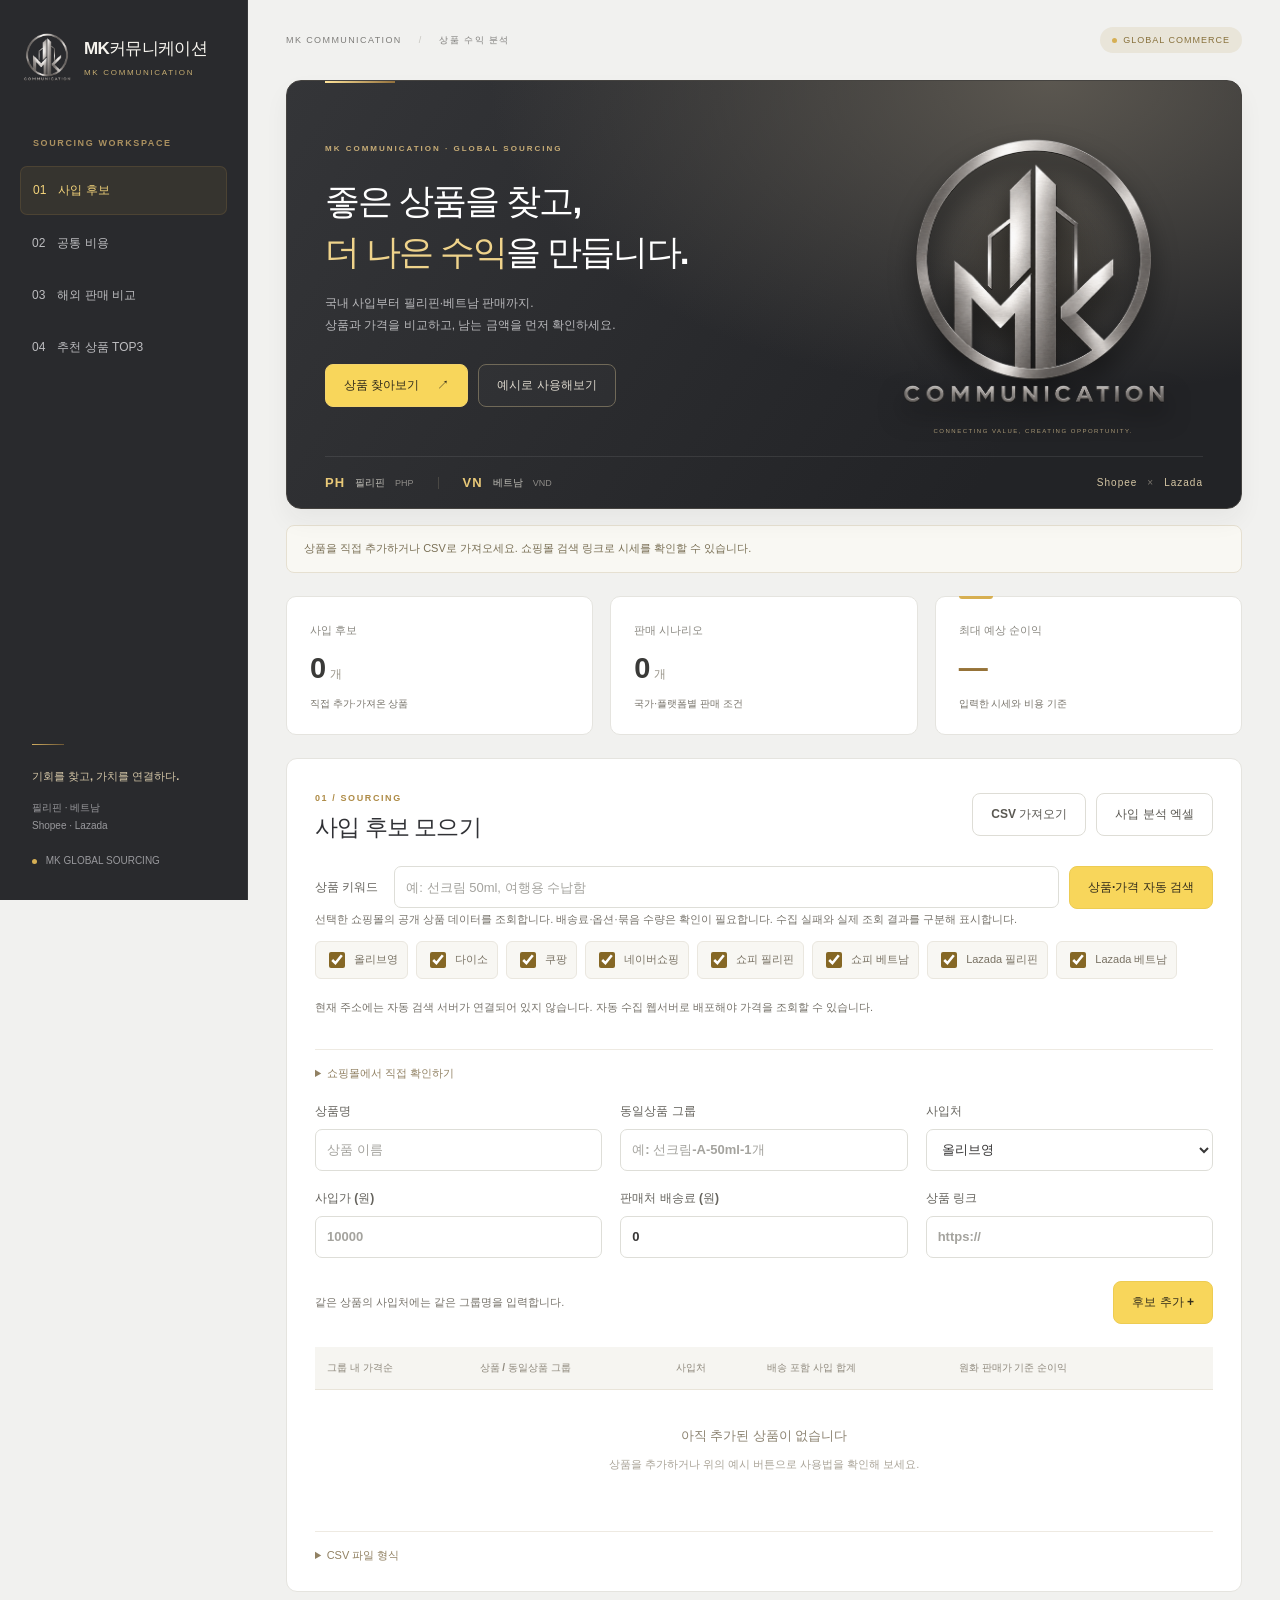
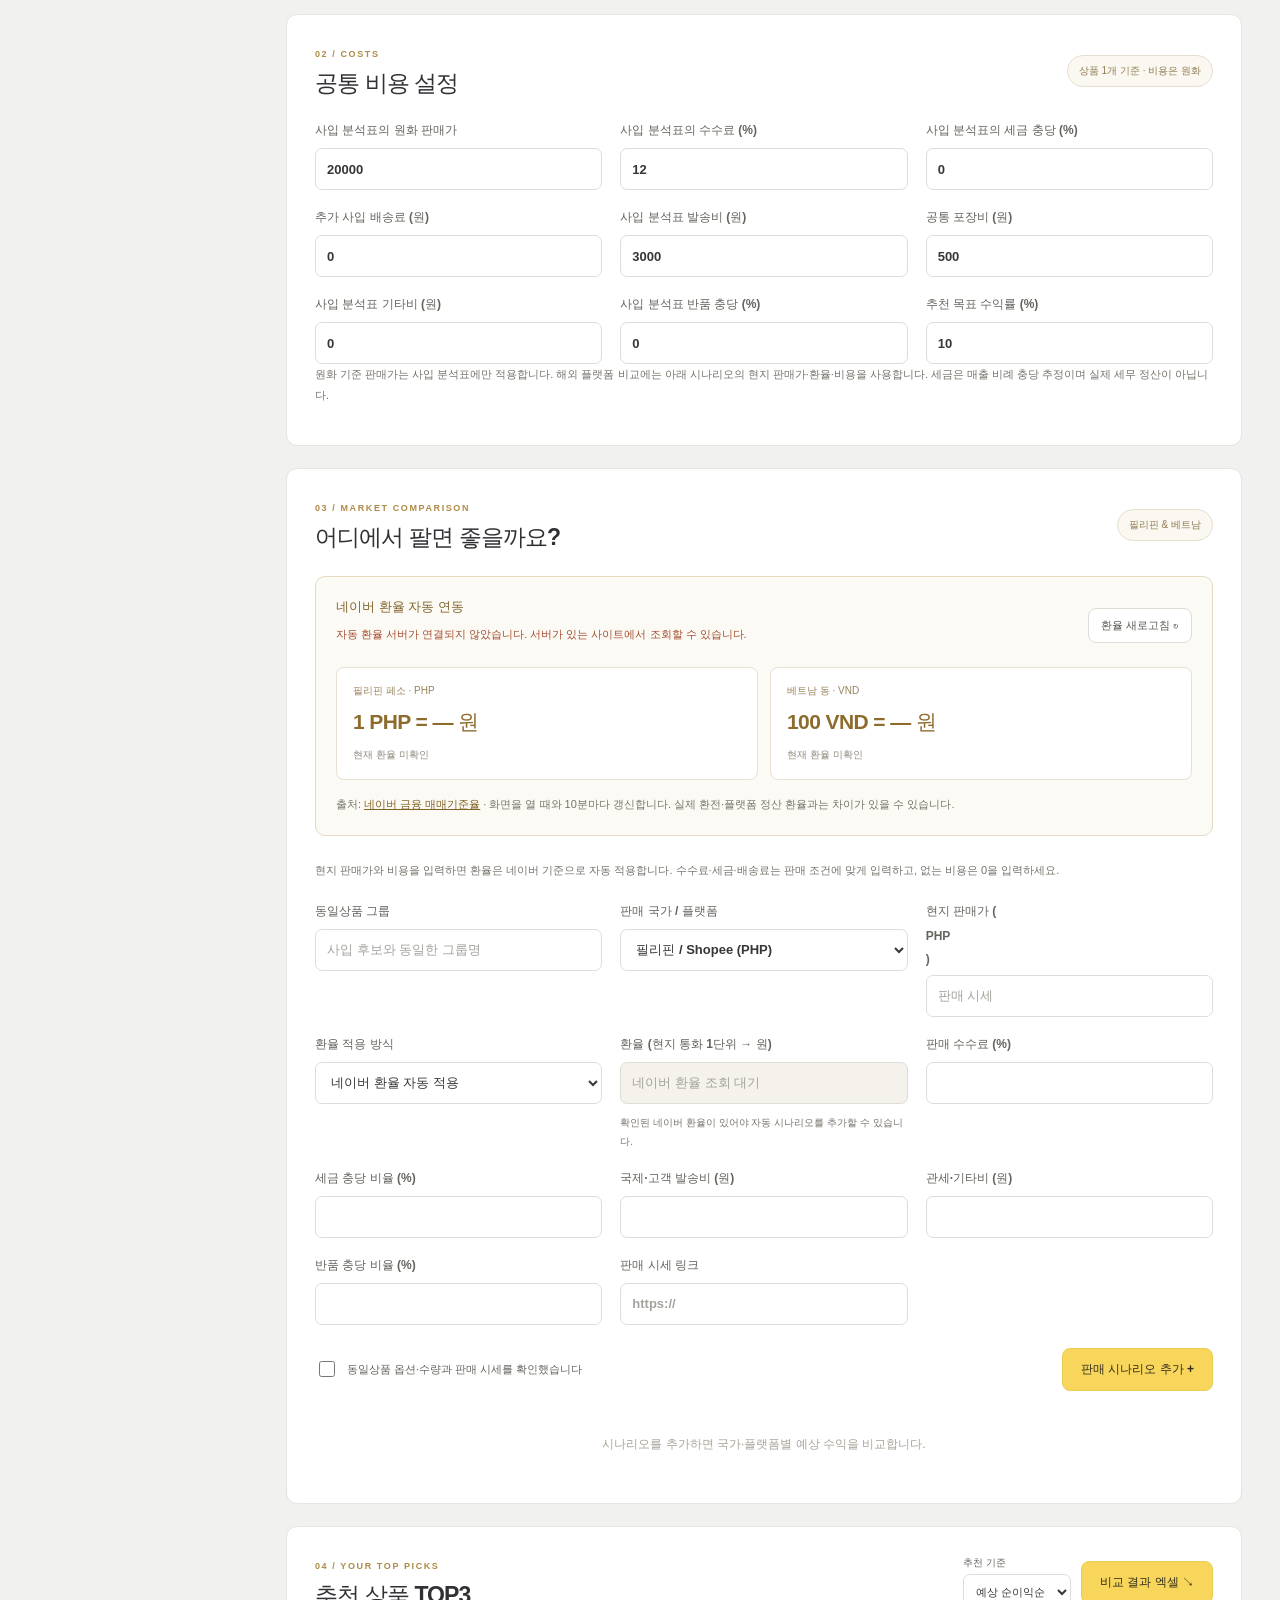
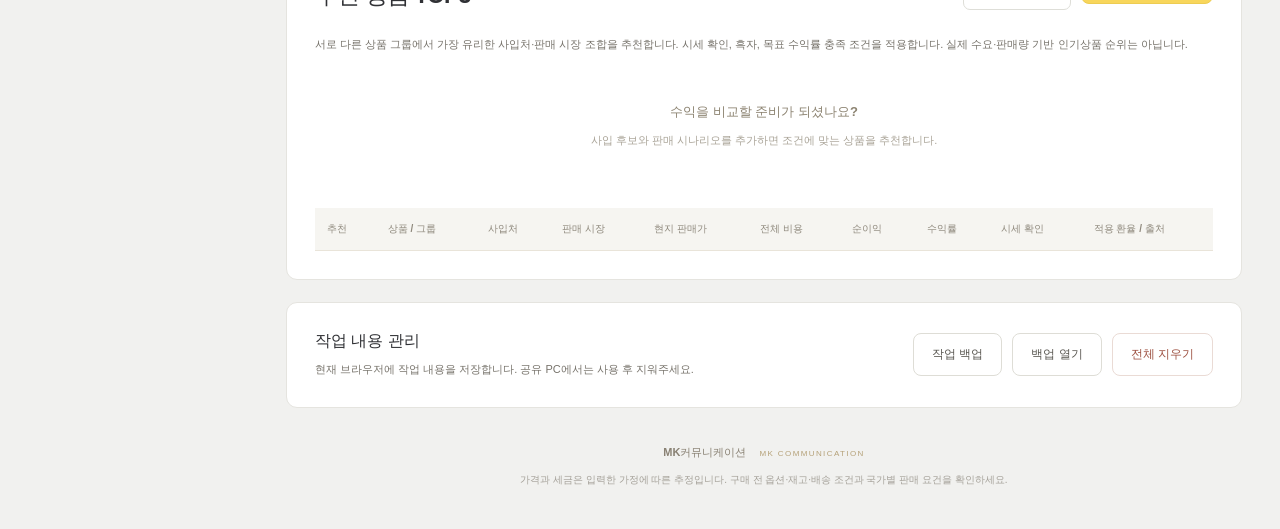
<file: index.html>
<!doctype html>
<html lang="ko">
<head>
  <meta charset="utf-8">
  <meta name="viewport" content="width=device-width,initial-scale=1">
  <meta name="description" content="MK커뮤니케이션의 글로벌 사입·판매 분석. 국내 상품 검색부터 필리핀·베트남 수익 비교, 추천 TOP3와 엑셀 정리까지.">
  <meta name="theme-color" content="#28292c">
  <title>MK커뮤니케이션 · 글로벌 소싱</title>
  <link rel="icon" href="assets/mk-logo.png" type="image/png">
  <link rel="stylesheet" href="styles.css">
  <script defer src="core.js"></script>
  <script defer src="xlsx.js"></script>
  <script defer src="fx.js"></script>
  <script defer src="config.js"></script>
  <script defer src="site.js"></script>
</head>
<body data-app="mk-sourcing">
<aside class="sidebar">
  <a class="brand" href="#home" aria-label="MK커뮤니케이션 홈"><img class="brand-icon" src="assets/mk-logo.png" alt="MK 로고" width="56" height="56"><span>MK커뮤니케이션<small>MK COMMUNICATION</small></span></a>
  <span class="nav-label">SOURCING WORKSPACE</span>
  <nav aria-label="주요 메뉴"><a href="#products">01　사입 후보</a><a href="#costs">02　공통 비용</a><a href="#markets">03　해외 판매 비교</a><a href="#recommendations">04　추천 상품 TOP3</a></nav>
  <div class="sidebar-note"><span class="sidebar-line"></span><strong>기회를 찾고, 가치를 연결하다.</strong><p>필리핀 · 베트남<br>Shopee · Lazada</p><span class="dot"></span> MK GLOBAL SOURCING</div>
</aside>
<main id="home">
  <header><span class="breadcrumb">MK COMMUNICATION <span>/</span> 상품 수익 분석</span><span class="status-pill"><span class="dot"></span> GLOBAL COMMERCE</span></header>
  <section class="hero">
    <div class="hero-copy"><span class="eyebrow">MK COMMUNICATION · GLOBAL SOURCING</span><h1>좋은 상품을 찾고,<br><em>더 나은 수익</em>을 만듭니다.</h1><p>국내 사입부터 필리핀·베트남 판매까지.<br>상품과 가격을 비교하고, 남는 금액을 먼저 확인하세요.</p><div class="actions"><a class="button" href="#products">상품 찾아보기 <span>↗</span></a><button id="demo" class="secondary">예시로 사용해보기</button></div></div>
    <div class="hero-brand" aria-hidden="true"><div class="logo-stage"><img src="assets/mk-logo.png" alt="" width="340" height="340"></div><span class="hero-signature">CONNECTING VALUE, CREATING OPPORTUNITY.</span></div>
    <div class="hero-markets"><span><b>PH</b> 필리핀 <small>PHP</small></span><i></i><span><b>VN</b> 베트남 <small>VND</small></span><span class="market-platforms">Shopee <span>×</span> Lazada</span></div>
  </section>
  <div id="startup" class="notice">화면을 준비하고 있습니다. 안내가 계속 표시되면 새로고침해 주세요.</div>
  <div id="demo-banner" class="notice warning" hidden><strong>예시 데이터입니다.</strong> 표시된 상품·시세·환율·수수료는 기능 설명용이며 실제 가격이 아닙니다. 실제 분석 전 목록을 비워주세요.</div>
  <div id="message" class="notice" role="status" aria-live="polite">상품을 직접 추가하거나 CSV로 가져오세요. 쇼핑몰 검색 링크로 시세를 확인할 수 있습니다.</div>
  <div class="stats"><div><span>사입 후보</span><strong id="stat-count">0<small>개</small></strong><small>직접 추가·가져온 상품</small></div><div><span>판매 시나리오</span><strong id="stat-offers">0<small>개</small></strong><small>국가·플랫폼별 판매 조건</small></div><div><span>최대 예상 순이익</span><strong id="stat-profit">—</strong><small>입력한 시세와 비용 기준</small></div></div>

  <section id="products" class="panel">
    <div class="section-head"><div><span class="step">01 / SOURCING</span><h2>사입 후보 모으기</h2></div><div class="actions"><label class="button secondary file-button" for="csv-file">CSV 가져오기<input id="csv-file" type="file" accept=".csv,text/csv"></label><button id="product-export" class="secondary">사입 분석 엑셀</button></div></div>
    <div class="search-row"><label class="search-label" for="keyword">상품 키워드</label><input id="keyword" placeholder="예: 선크림 50ml, 여행용 수납함"><button id="search">상품·가격 자동 검색</button></div>
    <p class="hint">선택한 쇼핑몰의 공개 상품 데이터를 조회합니다. 배송료·옵션·묶음 수량은 확인이 필요합니다. 수집 실패와 실제 조회 결과를 구분해 표시합니다.</p>
    <div id="source-picker" class="search-links" aria-label="자동 검색 쇼핑몰"></div>
    <p id="collector-message" class="hint" role="status">자동 검색을 준비하고 있습니다.</p><div id="source-status" class="search-links"></div>
    <div class="table-wrap" id="collected-table" hidden><table><thead><tr><th>상품</th><th>출처 / 국가</th><th>조회 가격</th><th>배송료</th><th>조회 시각</th><th>계산에 사용</th></tr></thead><tbody id="collected-results"></tbody></table></div>
    <details><summary>쇼핑몰에서 직접 확인하기</summary><div id="search-links" class="search-links"></div></details>
    <form id="product-form"><p id="acquired-meta" class="hint"></p><div class="fields"><label>상품명 <input id="product-title" required maxlength="2000" placeholder="상품 이름"></label><label>동일상품 그룹 <input id="product-group" required maxlength="100" placeholder="예: 선크림-A-50ml-1개" list="groups"></label><label>사입처 <select id="product-source"><option>올리브영</option><option>다이소</option><option>쿠팡</option><option>네이버쇼핑</option><option>기타</option></select></label><label>사입가 (원) <input id="product-price" required type="number" min="0" step="any" placeholder="10000"></label><label>판매처 배송료 (원) <input id="product-shipping" required type="number" min="0" step="any" value="0"></label><label>상품 링크 <input id="product-url" type="url" placeholder="https://"></label></div><div class="form-end"><span class="hint">같은 상품의 사입처에는 같은 그룹명을 입력합니다.</span><button type="submit">후보 추가 +</button></div></form>
    <div class="table-wrap"><table><thead><tr><th>그룹 내 가격순</th><th>상품 / 동일상품 그룹</th><th>사입처</th><th>배송 포함 사입 합계</th><th>원화 판매가 기준 순이익</th><th></th></tr></thead><tbody id="product-results"></tbody></table><div id="products-empty" class="empty"><strong>아직 추가된 상품이 없습니다</strong><p>상품을 추가하거나 위의 예시 버튼으로 사용법을 확인해 보세요.</p></div></div>
    <details><summary>CSV 파일 형식</summary><p class="hint">UTF-8 CSV · 필수 열 title, price · 선택 열 source, shipping, group, url. 플랫폼 비교에는 group이 필요합니다. 최대 1,000개.</p><code>title,price,source,shipping,group,url</code><p><button id="csv-sample" class="secondary">빈 CSV 양식 받기</button></p></details>
  </section>

  <section id="costs" class="panel"><div class="section-head"><div><span class="step">02 / COSTS</span><h2>공통 비용 설정</h2></div><span class="tag">상품 1개 기준 · 비용은 원화</span></div><div id="common-fields" class="fields"></div><p class="hint">원화 기준 판매가는 사입 분석표에만 적용합니다. 해외 플랫폼 비교에는 아래 시나리오의 현지 판매가·환율·비용을 사용합니다. 세금은 매출 비례 충당 추정이며 실제 세무 정산이 아닙니다.</p></section>

  <section id="markets" class="panel"><div class="section-head"><div><span class="step">03 / MARKET COMPARISON</span><h2>어디에서 팔면 좋을까요?</h2></div><span class="tag">필리핀 & 베트남</span></div>
    <div class="fx-panel"><div class="fx-heading"><div><strong>네이버 환율 자동 연동</strong><p id="fx-status" class="hint" role="status">환율 연결을 준비하고 있습니다.</p></div><button id="fx-refresh" class="secondary" type="button">환율 새로고침 ↻</button></div><div class="fx-cards"><div><span>필리핀 페소 · PHP</span><strong id="fx-php-value">1 PHP = — 원</strong><small id="fx-php-time">조회 대기</small></div><div><span>베트남 동 · VND</span><strong id="fx-vnd-value">100 VND = — 원</strong><small id="fx-vnd-time">계산에는 1 VND당 원화 환율을 적용합니다.</small></div></div><p class="hint">출처: <a href="https://finance.naver.com/marketindex/exchangeList.naver" target="_blank" rel="noopener noreferrer">네이버 금융 매매기준율</a> · 화면을 열 때와 10분마다 갱신합니다. 실제 환전·플랫폼 정산 환율과는 차이가 있을 수 있습니다.</p></div>
    <p class="hint">현지 판매가와 비용을 입력하면 환율은 네이버 기준으로 자동 적용합니다. 수수료·세금·배송료는 판매 조건에 맞게 입력하고, 없는 비용은 0을 입력하세요.</p>
    <form id="offer-form"><div class="fields"><label>동일상품 그룹 <input id="offer-group" required maxlength="100" list="groups" placeholder="사입 후보와 동일한 그룹명"></label><label>판매 국가 / 플랫폼 <select id="offer-market"></select></label><label>현지 판매가 (<span id="currency-label">PHP</span>) <input id="offer-sale_price" required type="number" min="0" step="any" placeholder="판매 시세"></label><label>환율 적용 방식 <select id="fx-mode"><option value="naver">네이버 환율 자동 적용</option><option value="manual">환율 직접 입력</option></select></label><label>환율 (현지 통화 1단위 → 원) <input id="offer-exchange_rate" required readonly type="number" min="0.000000001" step="any" placeholder="네이버 환율 조회 대기"><small id="fx-input-note" class="hint"></small></label><label>판매 수수료 (%) <input id="offer-fee_pct" required type="number" min="0" max="100" step="any"></label><label>세금 충당 비율 (%) <input id="offer-tax_pct" required type="number" min="0" max="100" step="any"></label><label>국제·고객 발송비 (원) <input id="offer-outbound_shipping" required type="number" min="0" step="any"></label><label>관세·기타비 (원) <input id="offer-other_cost" required type="number" min="0" step="any"></label><label>반품 충당 비율 (%) <input id="offer-refund_pct" required type="number" min="0" max="100" step="any"></label><label>판매 시세 링크 <input id="offer-sale_url" type="url" placeholder="https://"></label></div><div class="form-end"><label class="checkbox"><input id="offer-confirmed" type="checkbox"> 동일상품 옵션·수량과 판매 시세를 확인했습니다</label><button type="submit">판매 시나리오 추가 +</button></div></form>
    <div id="offer-list" class="offer-list"></div><div id="offers-empty" class="empty small-empty">시나리오를 추가하면 국가·플랫폼별 예상 수익을 비교합니다.</div>
  </section>

  <section id="recommendations" class="panel"><div class="section-head"><div><span class="step">04 / YOUR TOP PICKS</span><h2>추천 상품 TOP3</h2></div><div class="actions"><label class="compact-label">추천 기준<select id="metric"><option value="profit">예상 순이익순</option><option value="roi_pct">예상 수익률순</option></select></label><button id="comparison-export">비교 결과 엑셀 ↘</button></div></div><p class="hint">서로 다른 상품 그룹에서 가장 유리한 사입처·판매 시장 조합을 추천합니다. 시세 확인, 흑자, 목표 수익률 충족 조건을 적용합니다. 실제 수요·판매량 기반 인기상품 순위는 아닙니다.</p><div id="top3" class="top3"></div><div id="recommendations-empty" class="empty"><strong>수익을 비교할 준비가 되셨나요?</strong><p>사입 후보와 판매 시나리오를 추가하면 조건에 맞는 상품을 최대 3개 추천합니다.</p></div><p id="compare-note" class="hint" role="status"></p><div class="table-wrap"><table><thead><tr><th>추천</th><th>상품 / 그룹</th><th>사입처</th><th>판매 시장</th><th>현지 판매가</th><th>전체 비용</th><th>순이익</th><th>수익률</th><th>시세 확인</th><th>적용 환율 / 출처</th></tr></thead><tbody id="comparison-results"></tbody></table></div></section>

  <section class="panel data-panel"><div><h3>작업 내용 관리</h3><p class="hint" id="storage-note">현재 브라우저에 작업 내용을 저장합니다. 공유 PC에서는 사용 후 지워주세요.</p></div><div class="actions"><button id="backup" class="secondary">작업 백업</button><label class="button secondary file-button" for="restore-file">백업 열기<input id="restore-file" type="file" accept=".json,application/json"></label><button id="clear" class="danger">전체 지우기</button></div></section>
  <footer><strong>MK커뮤니케이션 <span>MK COMMUNICATION</span></strong><p>가격과 세금은 입력한 가정에 따른 추정입니다. 구매 전 옵션·재고·배송 조건과 국가별 판매 요건을 확인하세요.</p></footer>
</main><datalist id="groups"></datalist><noscript><div class="noscript">이 사이트는 JavaScript를 사용합니다. 브라우저에서 JavaScript를 허용해 주세요.</div></noscript>
</body></html>
</file>
<file: styles.css>
:root{font-family:-apple-system,BlinkMacSystemFont,"Segoe UI","Noto Sans KR",sans-serif;color:#303135;background:#f1f1ef;font-synthesis:none;--gold:#b18b42;--gold-dark:#856725;--yellow:#f8d65b;--ink:#28292c;--muted:#818185;--line:#e5e4df}
*{box-sizing:border-box}html{scroll-behavior:smooth;scroll-padding-top:26px}body{margin:0}a{color:#826225}button,input,select{font:inherit}button,.button{display:inline-flex;justify-content:center;align-items:center;gap:18px;border:1px solid #edcc52;border-radius:8px;padding:12px 18px;background:var(--yellow);color:#342e1c;font-size:12px;font-weight:700;text-decoration:none;cursor:pointer;white-space:nowrap;transition:background .18s,box-shadow .18s}button:hover,.button:hover{background:#ffe58b;box-shadow:0 3px 12px #c6a14924}button:disabled{opacity:.6;cursor:not-allowed}button:focus-visible,a:focus-visible,input:focus-visible,select:focus-visible{outline:3px solid #c39b42;outline-offset:3px}.secondary{background:#fff;border-color:#deddd6;color:#5a5852}.secondary:hover{background:#faf8ef}.danger{background:#fff;color:#9d5040;border-color:#eadbd5}input,select{width:100%;min-width:0;border:1px solid #deded8;background:#fff;color:#383737;border-radius:7px;padding:11px;font-size:13px;min-height:42px}input::placeholder{color:#a4a39e}label{display:flex;flex-direction:column;gap:9px;font-size:12px;font-weight:600;color:#65635d}input[type=checkbox]{width:16px;min-height:16px;flex-shrink:0;accent-color:var(--gold-dark)}h1,h2,h3,p{margin-top:0}h2{font-size:23px;letter-spacing:-.9px;margin:7px 0 0;font-weight:750}h3{font-size:16px;margin-bottom:7px}p{line-height:1.8}
.sidebar{position:fixed;inset:0 auto 0 0;width:248px;padding:30px 20px;background:#292a2d;border-right:1px solid #37383a;display:flex;flex-direction:column;z-index:2}.brand{display:flex;align-items:center;gap:10px;color:#f6f4ee;text-decoration:none;margin-bottom:54px;font-size:17px;font-weight:750;letter-spacing:-.7px}.brand-icon{width:54px;height:54px;object-fit:contain;flex-shrink:0}.brand small{display:block;font-size:8px;font-weight:500;letter-spacing:1.7px;color:#c5ac71;margin-top:8px}.nav-label{font-size:9px;font-weight:650;letter-spacing:1.6px;color:#ab9160;margin:0 13px 18px}nav a{display:block;padding:15px 12px;border-radius:7px;margin-bottom:5px;text-decoration:none;font-size:12px;color:#bdbdc0}nav a:first-child{color:#f4d47b;background:#36342f;border:1px solid #76603959}nav a:hover{background:#383735;color:#ffe299}.sidebar-note{margin-top:auto;padding:25px 12px 0;font-size:10px;color:#99999d;line-height:1.9}.sidebar-line{display:block;height:1px;width:32px;background:linear-gradient(90deg,#d1ad61,#6d5734);margin-bottom:21px}.sidebar-note strong{font-size:11px;font-weight:600;color:#d4c6a7}.sidebar-note p{margin:12px 0 16px}.dot{display:inline-block;width:5px;height:5px;background:#d6af54;border-radius:50%;margin-right:6px}
main{margin-left:248px;max-width:1680px;padding:0 38px 24px}header{height:80px;display:flex;align-items:center;justify-content:space-between;gap:15px}.breadcrumb{font-size:9px;letter-spacing:1.4px;color:#7d7c79}.breadcrumb span{margin:0 13px;color:#c5c3bd}.status-pill{display:inline-flex;align-items:center;font-size:9px;letter-spacing:1px;color:#87703b;background:#e9e5d9;padding:8px 12px;border-radius:20px;white-space:nowrap}
.hero{display:grid;grid-template-columns:1.55fr 1fr;gap:0 12px;position:relative;overflow:hidden;padding:37px 38px 0;background:radial-gradient(ellipse at 80% 0,#5b5750 0,transparent 52%),linear-gradient(125deg,#343538,#222326 78%);border:1px solid #454340;border-radius:15px;color:#fff;box-shadow:0 12px 25px #2727270d}.hero::before{content:"";position:absolute;top:0;left:38px;width:70px;height:2px;background:linear-gradient(90deg,#ffe399,#92703c)}.hero-copy{position:relative;z-index:1;align-self:center;padding:0 0 30px}.eyebrow{font-size:8px;font-weight:600;letter-spacing:2px;color:#c7ac76}.hero h1{font-size:clamp(27px,2.75vw,43px);line-height:1.45;letter-spacing:-1.9px;margin:20px 0 16px;font-weight:700}.hero h1 em{font-style:normal;color:#efd38b}.hero p{font-size:12px;color:#b9b9bc;margin-bottom:27px}.hero .button{background:#f8d65b;border-color:#f3d36b;color:#302b1b}.hero .secondary{color:#dcd7cc;border-color:#706958;background:#ffffff05}.hero .secondary:hover{background:#ffffff10}.hero-brand{align-self:center;text-align:center;padding-bottom:22px;min-width:0}.logo-stage{max-width:305px;width:100%;margin:auto;position:relative}.logo-stage::before{content:"";position:absolute;inset:16% 8%;border-radius:50%;background:radial-gradient(circle,#c3a3681c,transparent 65%)}.logo-stage img{position:relative;display:block;width:100%;height:auto;aspect-ratio:1;object-fit:contain;filter:drop-shadow(0 12px 12px #0008)}.hero-signature{display:block;font-size:6px;letter-spacing:1.5px;color:#ac9b78;margin-top:5px}.hero-markets{grid-column:1/-1;display:flex;align-items:center;gap:24px;padding:18px 0;border-top:1px solid #ffffff16;font-size:10px;color:#c3c1ba}.hero-markets>span{display:inline-flex;gap:10px;align-items:center}.hero-markets b{color:#e9c978;font-size:13px;letter-spacing:1px}.hero-markets small{color:#8d8b87;font-size:9px}.hero-markets i{width:1px;height:12px;background:#78706566}.hero-markets .market-platforms{margin-left:auto;color:#d5c6a4;letter-spacing:1px;font-size:10px}.market-platforms span{color:#79756d}
.actions{display:flex;flex-wrap:wrap;align-items:center;gap:10px}.notice{background:#f9f8f3;color:#7a7056;border:1px solid #e6e0d1;padding:13px 17px;border-radius:8px;font-size:11px;line-height:1.8;margin:16px 0}.notice.error{background:#fff3ee;color:#995039;border-color:#e9cdbf}.warning{background:#fff6d7;border-color:#e7d495;color:#86682c}.stats{display:grid;grid-template-columns:repeat(3,minmax(0,1fr));gap:17px;margin:23px 0}.stats>div{background:#fff;border:1px solid var(--line);border-radius:10px;padding:23px;position:relative}.stats>div:last-child::before{content:"";position:absolute;top:-1px;left:23px;width:34px;height:3px;border-radius:0 0 3px 3px;background:#d7af51}.stats span{font-size:11px;color:#8a8881}.stats strong{display:block;font-size:29px;font-weight:650;letter-spacing:-1.1px;color:#3a3a38;margin:14px 0 8px}.stats strong>span{font-size:inherit;color:inherit}.stats strong small{font-size:12px;font-weight:400;margin-left:5px;color:#9a958a}.stats>div:last-child strong{color:#967338}.stats>div>small{font-size:10px;color:#767269}.panel{background:#fff;border:1px solid var(--line);border-radius:11px;padding:28px;margin-bottom:22px;scroll-margin-top:25px}.section-head{display:flex;align-items:center;justify-content:space-between;gap:16px;margin-bottom:23px}.step{font-size:9px;font-weight:600;letter-spacing:1.6px;color:#ae8b46}.tag{display:inline-block;font-size:10px;color:#8f7b52;border:1px solid #e7e0d0;border-radius:18px;padding:8px 11px;background:#faf8f1}.hint{font-size:11px;color:#77736b;font-weight:400;line-height:1.9}.fields{display:grid;grid-template-columns:repeat(3,minmax(0,1fr));gap:19px 18px;margin-top:22px}.form-end{display:flex;justify-content:space-between;align-items:center;gap:20px;margin:23px 0}.search-row{display:flex;align-items:center;gap:10px}.search-label{white-space:nowrap;margin-right:6px}.search-row input{flex:1}.search-links{display:flex;align-items:center;gap:8px;flex-wrap:wrap;margin-bottom:18px}.search-links a{padding:8px 10px;border:1px solid #e4dfd3;border-radius:6px;color:#8b7547;text-decoration:none;font-size:11px}#source-picker .checkbox{padding:7px 9px;background:#f8f7f3;border:1px solid #eae7df;border-radius:6px;color:#797264;gap:6px}.table-wrap{overflow:auto;margin-top:20px}table{border-collapse:collapse;width:100%;font-size:12px;white-space:nowrap}th{background:#f6f5f1;font-weight:600;font-size:10px;color:#8e887c;padding:14px 12px;text-align:left;border-bottom:1px solid #e9e4d9}td{padding:16px 12px;border-bottom:1px solid #eeece6;color:#6b6962}td.name{max-width:245px;overflow:hidden;text-overflow:ellipsis}td.name small{display:block;margin-top:5px;font-size:10px;color:#a09a8a}td.positive{color:#987229;font-weight:750}td.negative{color:#ae5944;font-weight:700}td button{padding:5px 8px;border-color:#e3dbca;color:#907d58;font-size:10px;background:#faf8f1}.empty{text-align:center;padding:37px 20px;color:#aaa498;font-size:12px}.empty strong{font-size:13px;color:#8c8371;font-weight:600}.empty p{font-size:11px;margin:10px 0 0}.small-empty{padding:22px}.checkbox{display:flex;flex-direction:row;align-items:center;font-size:11px;font-weight:500}.offer-list{display:grid;gap:10px}.offer-item{display:flex;justify-content:space-between;align-items:center;gap:15px;border:1px solid #e9e2d2;background:#fcfbf7;border-radius:8px;padding:15px;font-size:12px}.offer-item strong{display:block;font-size:13px;margin-bottom:5px;color:#756344}.offer-item small{color:#a19786}.offer-item button{font-size:11px;padding:6px 10px}.compact-label{font-size:10px;gap:4px}.compact-label select{font-size:11px;min-height:36px;padding:8px}.top3{display:grid;grid-template-columns:repeat(3,minmax(0,1fr));gap:15px}.pick{padding:22px;border:1px solid #e6d9b7;border-radius:10px;background:linear-gradient(145deg,#fffdf5,#f7f3e6)}.pick:first-child{border-color:#d2ac51;box-shadow:inset 0 3px 0 #d5af53}.pick .rank{font-size:9px;text-transform:uppercase;font-weight:750;letter-spacing:1.6px;color:#b28d3e}.pick h3{font-size:15px;color:#65563a;margin:15px 0 10px;overflow-wrap:anywhere}.pick p{font-size:10px;color:#a4987e;margin:0 0 16px}.pick strong{font-size:25px;font-weight:650;color:#a57c29;letter-spacing:-.8px;display:block}.pick>small{font-size:11px;color:#a18d61}.file-button{position:relative;overflow:hidden}.file-button input{position:absolute;inset:0;opacity:0;cursor:pointer;width:100%;height:100%}details{margin-top:20px;border-top:1px solid #eeeae2;padding-top:16px}summary{cursor:pointer;font-size:11px;color:#918163}code{font-size:11px;color:#9a7939}.data-panel{display:flex;justify-content:space-between;align-items:center;gap:25px}.data-panel p{margin-bottom:0}footer{text-align:center;padding:15px 20px 5px;color:#a4a098;font-size:10px}footer strong{font-size:11px;color:#898173;font-weight:650}footer strong span{font-size:8px;font-weight:500;letter-spacing:1.4px;color:#b5a178;margin-left:10px}footer p{margin:11px 0;font-size:10px}.noscript{position:fixed;bottom:20px;left:20px;right:20px;background:#fff1c9;padding:20px;border-radius:12px;z-index:5}[hidden]{display:none!important}
@media(min-width:1800px){main{margin-right:auto}}
@media(max-width:1200px){.sidebar{width:220px;padding:26px 16px}.brand{font-size:15px;gap:7px}.brand-icon{width:47px;height:47px}main{margin-left:220px;padding:0 25px 20px}.hero{padding:30px 28px 0;grid-template-columns:1.6fr 1fr}.hero h1{font-size:30px;letter-spacing:-1.5px}.hero p{font-size:11px}.hero .actions{gap:7px}.hero button,.hero .button{font-size:10px;padding:11px 13px}.hero-signature{font-size:5px;letter-spacing:.8px}.fields{grid-template-columns:repeat(2,minmax(0,1fr))}.panel{padding:23px}.top3{gap:10px}.pick{padding:17px}.pick strong{font-size:20px}}
@media(max-width:900px) and (min-width:761px){.hero{grid-template-columns:1fr}.hero-brand{display:none}.hero-copy{padding-bottom:25px}.section-head{align-items:flex-start;flex-direction:column}.data-panel{flex-direction:column;align-items:flex-start}}
@media(max-width:760px){.sidebar{position:static;width:auto;padding:14px 16px 10px;border-right:0}.brand{margin:0;font-size:16px;gap:10px}.brand-icon{width:47px;height:47px}.brand small{margin-top:5px;font-size:7px}.nav-label,.sidebar-note{display:none}nav{display:flex;overflow-x:auto;gap:6px;margin-top:12px;scrollbar-width:thin;scrollbar-color:#8b7548 transparent}nav a{padding:9px 10px;font-size:10px;white-space:nowrap;margin:0;flex-shrink:0}main{margin-left:0;padding:0 14px 20px}header{height:60px}.breadcrumb{font-size:8px;letter-spacing:.6px}.breadcrumb span{margin:0 6px}.status-pill{font-size:7px;letter-spacing:.3px;padding:7px 8px}.status-pill .dot{display:none}.hero{grid-template-columns:1fr;padding:27px 24px 0;border-radius:12px}.hero::before{left:24px;width:48px}.hero-copy{padding-bottom:8px}.eyebrow{font-size:6px;letter-spacing:1.6px}.hero h1{font-size:29px;line-height:1.5;margin:16px 0;letter-spacing:-1.8px}.hero p{font-size:10px;margin-bottom:22px}.hero button,.hero .button{font-size:10px;padding:11px 14px}.hero-brand{display:block;padding:0;margin:0 0 14px}.logo-stage{width:150px}.hero-signature{font-size:5px;letter-spacing:1px;margin-top:-5px}.hero-markets{padding:14px 0;gap:14px;font-size:9px}.hero-markets>span{gap:5px}.hero-markets b{font-size:11px}.hero-markets small{font-size:8px}.hero-markets .market-platforms{font-size:8px;letter-spacing:0}.stats{gap:7px;margin:17px 0}.stats>div{padding:16px 10px}.stats>div:last-child::before{left:11px;width:25px}.stats span{font-size:9px}.stats strong{font-size:20px;margin:12px 0 6px}.stats>div>small{font-size:8px}.stats strong small{font-size:10px}.panel{padding:20px 15px;border-radius:10px}.section-head{flex-direction:column;align-items:flex-start;gap:14px}h2{font-size:21px}.search-row{flex-wrap:wrap}.search-label{width:100%;font-size:11px}.search-row input{min-width:110px}.search-row button{padding:11px;font-size:11px}.fields{gap:15px 12px}label{font-size:11px}input,select{font-size:12px;padding:10px}.form-end{align-items:flex-start;flex-direction:column;gap:13px}.form-end button{align-self:flex-end}.top3{grid-template-columns:1fr}.pick{display:grid;grid-template-columns:1fr auto;column-gap:10px}.pick .rank{grid-column:1/-1}.pick h3{grid-column:1}.pick p{grid-column:1;margin-bottom:0}.pick strong{grid-column:2;grid-row:2;align-self:center}.pick>small{grid-column:2;grid-row:3;text-align:right}.data-panel{flex-direction:column;align-items:flex-start}.offer-item{font-size:11px}.offer-item strong{font-size:12px}.checkbox{font-size:10px}.notice{font-size:11px}footer{padding:5px 8px 10px}footer strong span{display:block;margin:6px 0 0}footer p{font-size:9px}}
@media(max-width:360px){.hero h1{font-size:25px}.hero .actions{gap:6px}.hero button,.hero .button{padding:10px}.hero-markets .market-platforms{display:none}}
@media(prefers-reduced-motion:reduce){html{scroll-behavior:auto}button,.button{transition:none}}
.fx-panel{border:1px solid #e6dac0;border-radius:10px;background:#fcfaf4;padding:20px;margin-bottom:24px}.fx-heading{display:flex;align-items:center;justify-content:space-between;gap:16px}.fx-heading strong{font-size:13px;color:#80652f}.fx-heading p{margin:8px 0}.fx-heading button{font-size:11px;padding:9px 12px}.fx-cards{display:grid;grid-template-columns:repeat(2,minmax(0,1fr));gap:12px;margin:14px 0}.fx-cards>div{background:#fff;border:1px solid #e8e0d1;padding:16px;border-radius:8px}.fx-cards span{display:block;font-size:10px;color:#97825a}.fx-cards strong{display:block;font-size:21px;color:#8c6b2d;margin:10px 0;letter-spacing:-.6px}.fx-cards small{display:block;font-size:10px;color:#8e887b;line-height:1.7}.fx-panel>.hint{margin-bottom:0}input[readonly]{background:#f4f2eb;color:#856b35}#fx-input-note{margin-top:0;font-size:10px}#fx-status.error{color:#a54d32}
@media(max-width:760px){.fx-panel{padding:15px}.fx-heading{align-items:flex-start}.fx-heading strong{font-size:12px}.fx-heading button{font-size:10px;padding:8px}.fx-cards{gap:8px}.fx-cards>div{padding:12px}.fx-cards strong{font-size:16px}.fx-cards small{font-size:9px}}
</file>
